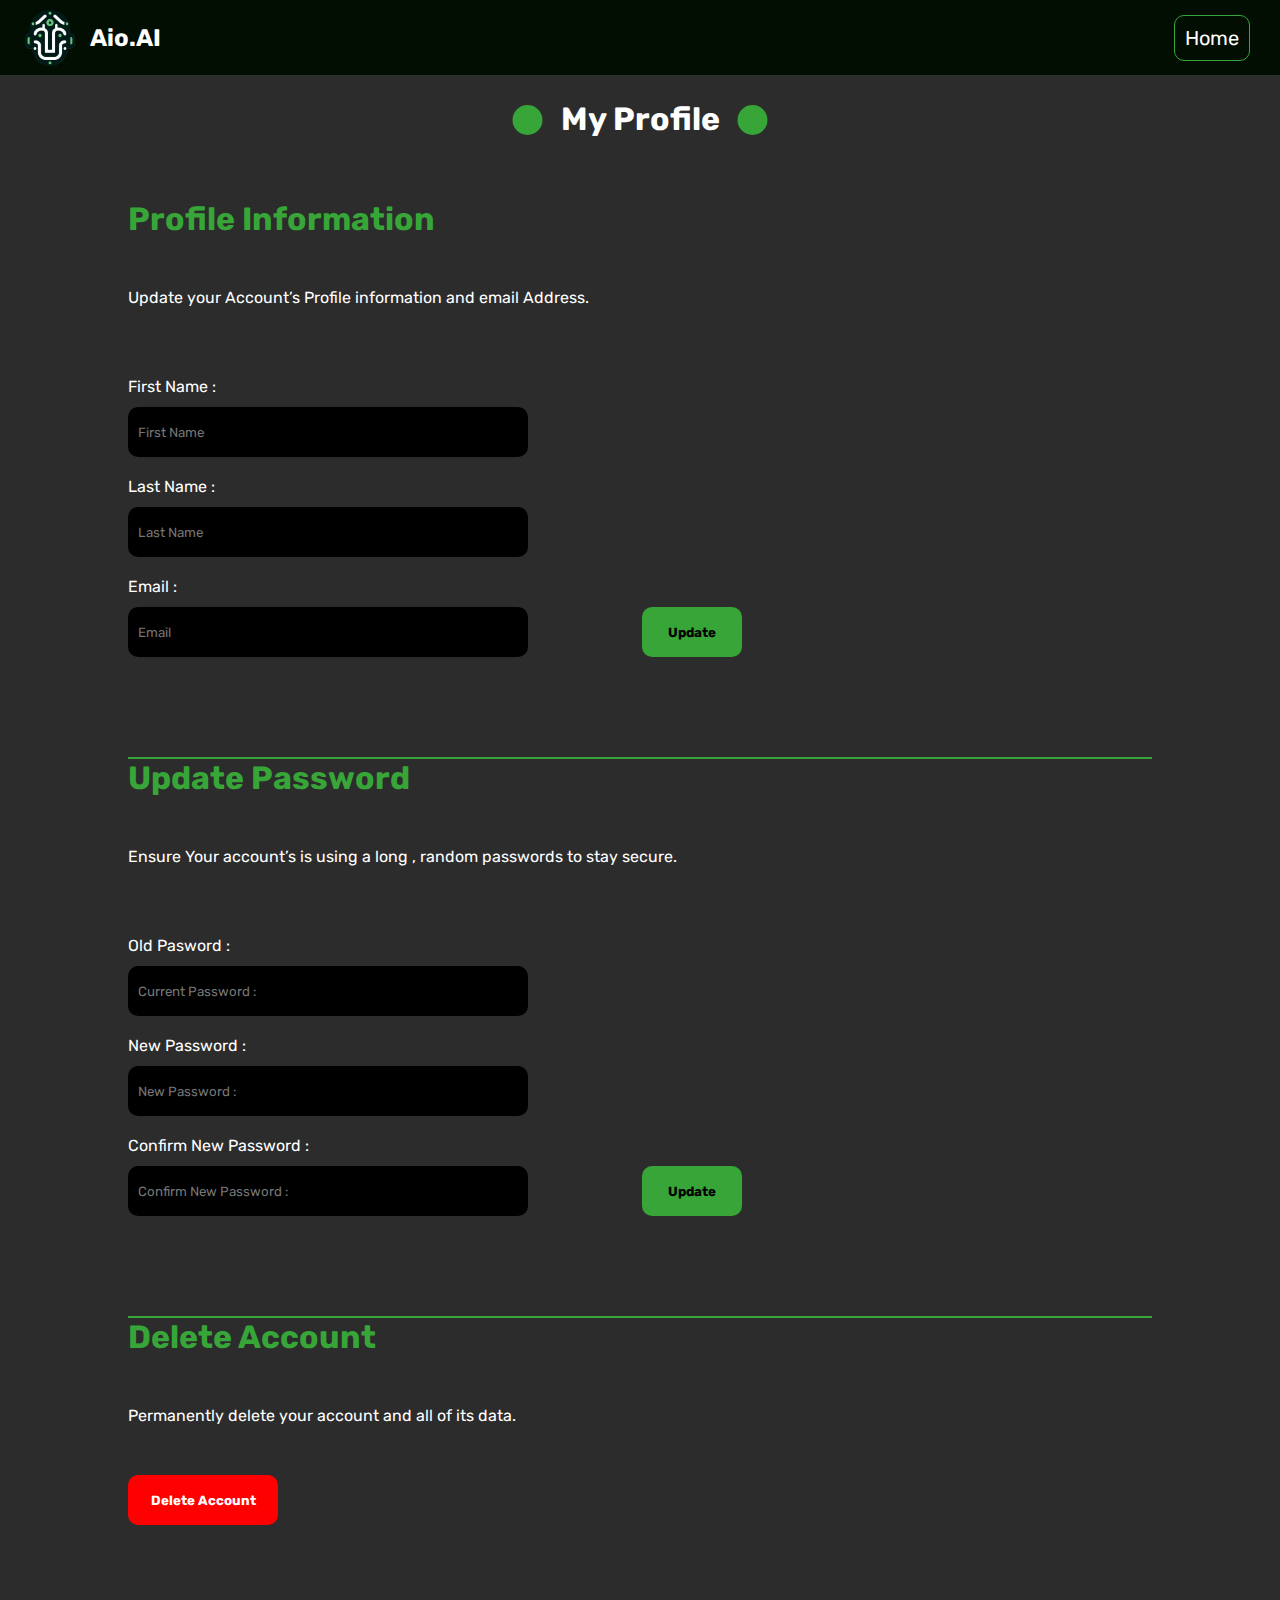
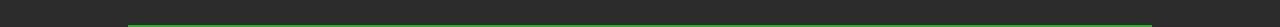
<file: profile.html>
<!DOCTYPE html>
<html lang="en">
<head>
    <meta charset="UTF-8">
    <meta name="viewport" content="width=device-width, initial-scale=1.0">
    <title>Document</title>
    <link rel="stylesheet" href="profile.css">
    <link rel="icon" type="image/png" href="./imgs/logo2.png"/>
    <link rel="preconnect" href="https://fonts.googleapis.com">
    <link rel="preconnect" href="https://fonts.gstatic.com" crossorigin>
    <link href="https://fonts.googleapis.com/css2?family=Rubik:ital,wght@0,300..900;1,300..900&display=swap" rel="stylesheet">
    <link rel="stylesheet" href="https://cdnjs.cloudflare.com/ajax/libs/font-awesome/6.7.2/css/all.min.css" integrity="sha512-Evv84Mr4kqVGRNSgIGL/F/aIDqQb7xQ2vcrdIwxfjThSH8CSR7PBEakCr51Ck+w+/U6swU2Im1vVX0SVk9ABhg==" crossorigin="anonymous" referrerpolicy="no-referrer" />
    <link rel="stylesheet" href="https://cdnjs.cloudflare.com/ajax/libs/font-awesome/6.5.2/css/all.min.css" integrity="sha512-SnH5WK+bZxgPHs44uWIX+LLJAJ9/2PkPKZ5QiAj6Ta86w+fsb2TkcmfRyVX3pBnMFcV7oQPJkl9QevSCWr3W6A==" crossorigin="anonymous" referrerpolicy="no-referrer" />
</head>
<body>
    <nav id="nav">
        <div><img src="./imgs/logo2.png" alt="logo"><h2>Aio.AI</h2></div>
        <div class="navMid">
            <a href="index.html">Home</a>
            <!-- <a href="#chatDad">Generate</a>
            <a href="#">Page</a>
            <a href="#footer">About</a>
            <a href="#footer">Contact</a> -->
        </div>
        <!-- <div class="navRight">
            <div class="loginBtn">Log In</div>
            <div class="profileBtn"><h3 class="profileN"></h3><i class="fa-solid fa-user"></i></div>
        </div> -->
    </nav>
    <h1>My Profile</h1>
    <div class="container">
        <div class="profileInfo">
            <h1>Profile Information</h1>
            <p>Update your Account’s Profile information and email Address.</p>
            <form action="">
                <div class="ip1"><input class="firstName" type="text" placeholder="First Name"></div>
                <div class="ip2"><input class="lastName" type="text" placeholder="Last Name"></div>
                <div class="ip3"><input class="email" type="email" placeholder="Email"></div>
                <input onclick="updateProfile()" class="submit" type="submit" value="Update">
            </form>
        </div>
        <div class="updatePass">
            <h1>Update Password</h1>
            <p>Ensure Your account’s is using a long , random passwords to stay secure.</p>
            <form action="">
                <div class="ip4"><input class="oldPass" type="password" placeholder="Current Password : "></div>
                <div class="ip5"><input class="newPass" type="password" placeholder="New Password : "></div>
                <div class="ip6"><input class="newPass2" type="password" placeholder="Confirm New Password : "></div>
                <input onclick="updatePassword()" class="submit" type="submit" value="Update">
            </form>
        </div>
        <div class="deleteAccount">
            <h1>Delete Account</h1>
            <p>Permanently delete your account and all of its data.</p>
            <input class="deleteBtn" type="submit" value="Delete Account">
        </div>
    </div>
    <div class="profileMenu">
        <div><a href="profile.html">profile</a></div>
        <div>settings</div>
        <div class="logoutBtn">Logout</div>
    </div>
    
    <script src="prrofile.js"></script>
</body>
</html>
</file>
<file: profile.css>
*{
    padding: 0;
    margin: 0;
    box-sizing: border-box;
    color: white;
    font-family: "Rubik", sans-serif;
    text-decoration: none;
    transition: 0.3s;
}
:root{
    --mainColor--:rgb(1, 14, 1);
    --mainColor2--:rgb(62, 88, 62);
    --mainColor3--:rgb(55, 165, 55);
}
html{
    scroll-behavior: smooth;
}
::-webkit-scrollbar{
    background-color: var(--mainColor2--);
}
::-webkit-scrollbar-button{
    background-color: var(--mainColor--);
}
::-webkit-scrollbar-thumb{
    background-color: white;
}
body{
    background-color: #2c2c2c;
    overflow-x: hidden;
}
nav{
    position: fixed;
    width: 100%;
    height: 75px;
    display: flex;
    justify-content: space-between;
    align-items: center;
    background-color: var(--mainColor--);
    z-index: 999;
}
nav div{
    position: relative;
    width: 30%;
    height: 100%;
    display: flex;
    align-items: center;
    padding: 10px;
}
nav:first-child img{
    width: 80px;
    cursor: pointer;
}
nav:first-child h2{
    cursor: pointer;
}
.navMid{
    justify-content: end;
    padding: 20px;
}
.navMid a{
    margin: 10px;
    font-size: 20px;
    padding: 10px;
    border: 1px solid var(--mainColor3--);
    border-radius: 10px;
}
.navMid a:hover{
    color: var(--mainColor3--);
}
.navRight{
    justify-content: end;
}
.loginBtn{
    width: 120px;
    height: 50px;
    display: flex;
    justify-content: center;
    align-items: center;
    margin-right: 50px;
    cursor: pointer;
    border-radius: 40px;
    border: 2px solid var(--mainColor2--);
    user-select: none;
}
body >h1{
    position: absolute;
    left: 50%;
    transform: translateX(-50%);
    top: 100px;
}
body >h1::after{
    content: "";
    position: absolute;
    left: -30%;
    top: -5px;
    width: 30px;
    height: 30px;
    border-radius: 50%;
    background-color: var(--mainColor3--);
    display: block;
    margin: 10px auto;
}
body >h1::before{
    content: "";
    position: absolute;
    right: -30%;
    top: -5px;
    width: 30px;
    height: 30px;
    border-radius: 50%;
    background-color: var(--mainColor3--);
    display: block;
    margin: 10px auto;
}
.container{
    display: flex;
    justify-content: space-around;
    align-items: center;
    flex-wrap: wrap;
    width: 100%;
    height: 160vh;
    padding-top: 200px;
}
.profileInfo{
    width: 80%;
    display: flex;
    flex-direction: column;
    justify-content: center;
    align-items: start;
    gap: 50px;
    padding-bottom: 100px;
    border-bottom: 2px solid var(--mainColor3--);
}
.profileInfo > h1{
    color: var(--mainColor3--);
}
.profileInfo form {
    width: 60%;
    height: 50%;
    display: flex;
    flex-wrap: wrap;
    justify-content: space-between;
    align-items: center;
    gap: 50px;
    margin-top: 50px;
}
.profileInfo form input{
    width: 400px;
    height: 50px;
    padding: 10px;
    border: none;
    border-radius: 10px;
    background-color: black;
    color: var(--mainColor3--);
}
.submit{
    width: 100px !important;
    background-color: var(--mainColor3--) !important;
    color: black !important;
    cursor: pointer;
    font-weight: 700;
}
.submit:hover{
    background-color: var(--mainColor2--) !important;
}
.updatePass{
    width: 80%;
    display: flex;
    flex-direction: column;
    justify-content: center;
    align-items: start;
    gap: 50px;
    padding-bottom: 100px;
    border-bottom: 2px solid var(--mainColor3--);
}
.updatePass > h1{
    color: var(--mainColor3--);
}
.updatePass form {
    width: 60%;
    height: 50%;
    display: flex;
    flex-wrap: wrap;
    justify-content: space-between;
    align-items: center;
    gap: 50px;
    margin-top: 50px;
}
.updatePass form input{
    width: 400px;
    height: 50px;
    padding: 10px;
    border: none;
    border-radius: 10px;
    background-color: black;
    color: var(--mainColor3--);
}
.deleteAccount{
    width: 80%;
    display: flex;
    flex-direction: column;
    justify-content: center;
    align-items: start;
    gap: 50px;
    padding-bottom: 100px;
    border-bottom: 2px solid var(--mainColor3--);
}
.deleteAccount > h1{
    color: var(--mainColor3--);
}
.deleteBtn{
    width: 150px;
    background-color: red;
    color: white;
    cursor: pointer;
    font-weight: 700;
    height: 50px;
    display: flex;
    justify-content: center;
    align-items: center;
    border: none;
    border-radius: 10px;
}
.deleteBtn:hover{
    background-color: darkred;
}
.ip1,.ip2,.ip3,.ip4,.ip5,.ip6{
    position: relative;
}
.ip1::before{
    content: "First Name :";
    position: absolute;
    top: -40px;
    display: block;
    margin: 10px auto;
}
.ip2::before{
    content: "Last Name :";
    position: absolute;
    top: -40px;
    display: block;
    margin: 10px auto;
}
.ip3::before{
    content: "Email :";
    position: absolute;
    top: -40px;
    display: block;
    margin: 10px auto;
}
.ip4::before{
    content: "Old Pasword :";
    position: absolute;
    top: -40px;
    display: block;
    margin: 10px auto;
}
.ip5::before{
    content: "New Password :";
    position: absolute;
    top: -40px;
    display: block;
    margin: 10px auto;
}
.ip6::before{
    content: "Confirm New Password :";
    position: absolute;
    top: -40px;
    display: block;
    margin: 10px auto;
}
.profileBtn{
    position: relative;
    cursor:pointer;
    border:1px solid rgb(62, 88, 62);
    padding:5px;
    border-radius:15px;
    display:flex;
    align-items:center;
    justify-content:center;
    width:80px;
    transition: 0.1s;
    gap: 5px;
    text-transform: uppercase;
}
.profileBtn:hover{
    border: 1px solid var(--mainColor3--);
    background-color: var(--mainColor3--);
}
.profileBtn:hover i ,.profileBtn:hover .profileN{
    color: #2c2c2c;
}
.profileMenu{
    position: fixed;
    width: 200px;
    height: 200px;
    background-color: #2c2c2c;
    border-radius: 0 0 20px 20px;
    display: flex;
    flex-direction: column;
    justify-content: space-around;
    align-items: center;
    top: -200px;
    right: 15px;
    border: 1px solid var(--mainColor2--);
}
.profileMenu >div{
    display: flex;
    justify-content: center;
    align-items: center;
    cursor: pointer;
    width: 100%;
    height: 30%;
}
.profileMenu >div:hover{
    background-color: #3b3b3b;
    color: var(--mainColor3--);
}
.profileMenu >div>a{
    width: 100%;
    height: 100%;
    display: flex;
    justify-content: center;
    align-items: center;
}
.profileMenuActive{
    top: 70px;
}
</file>
